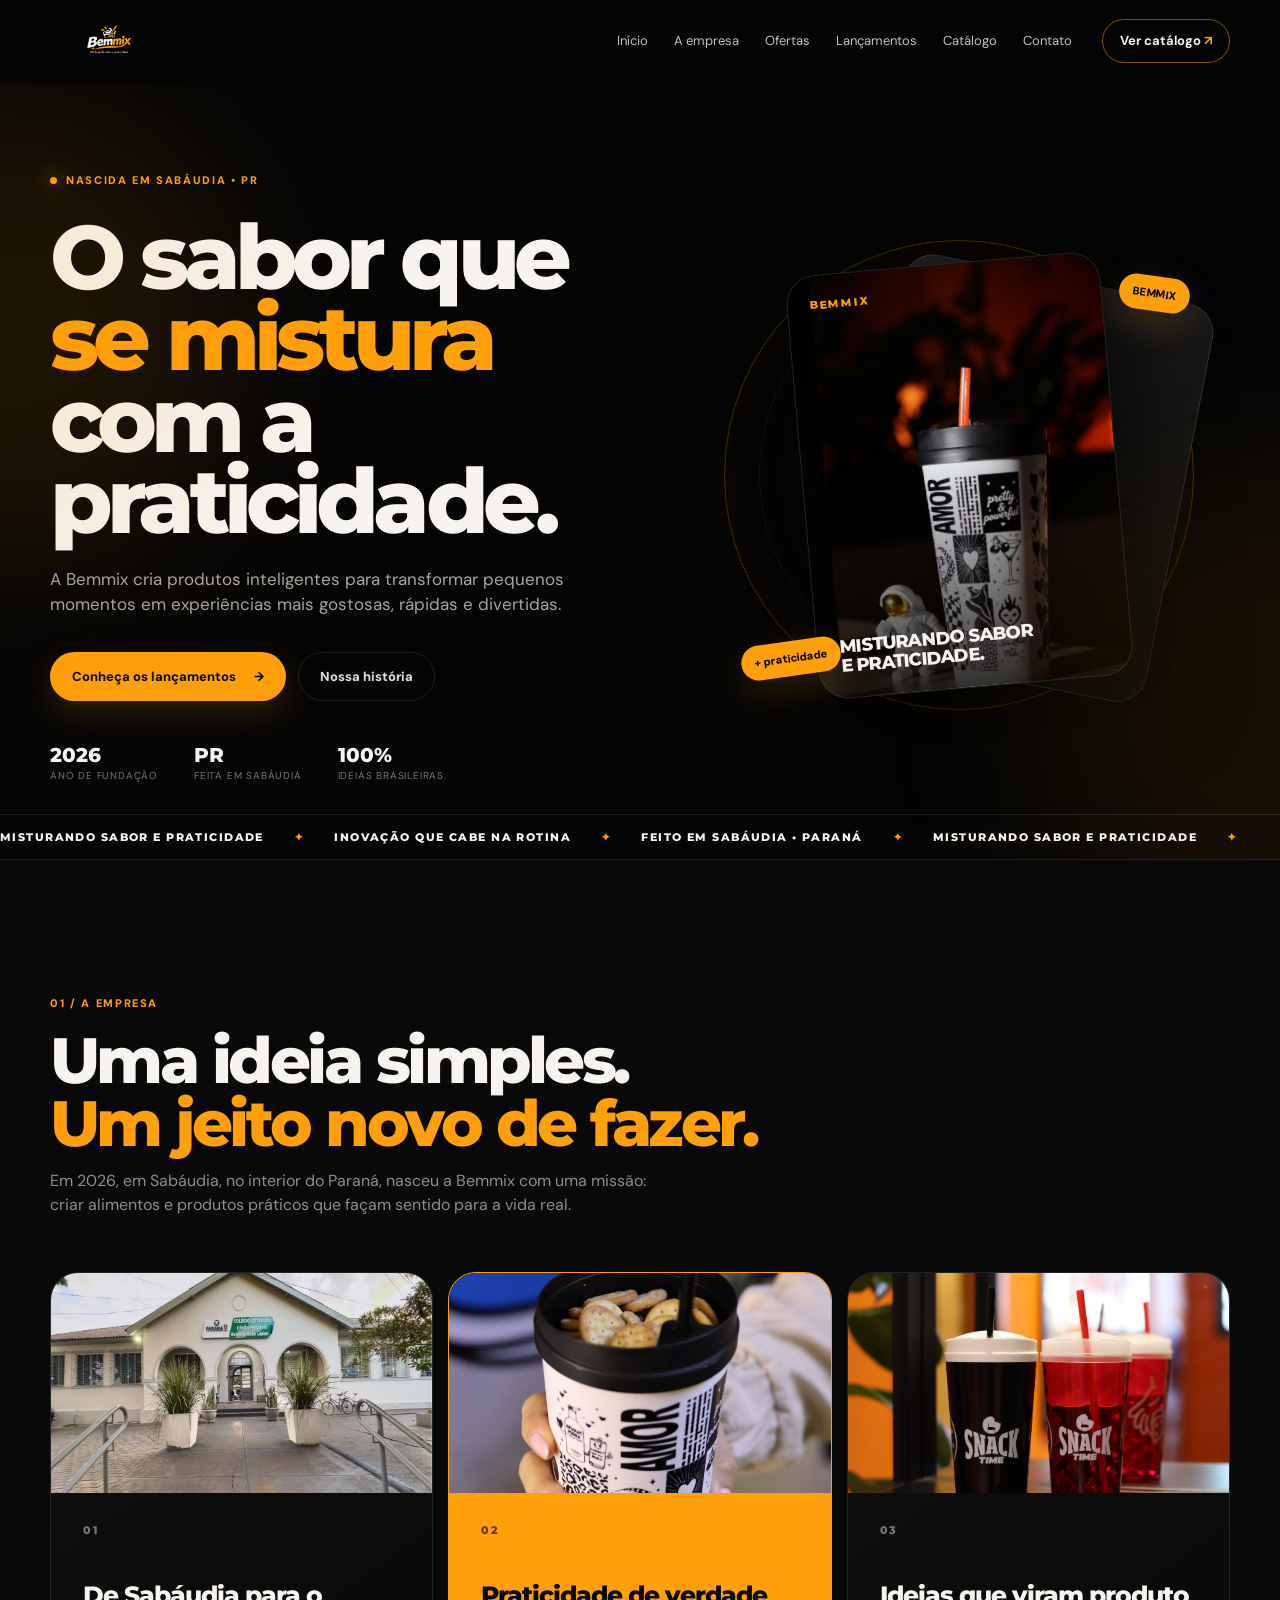
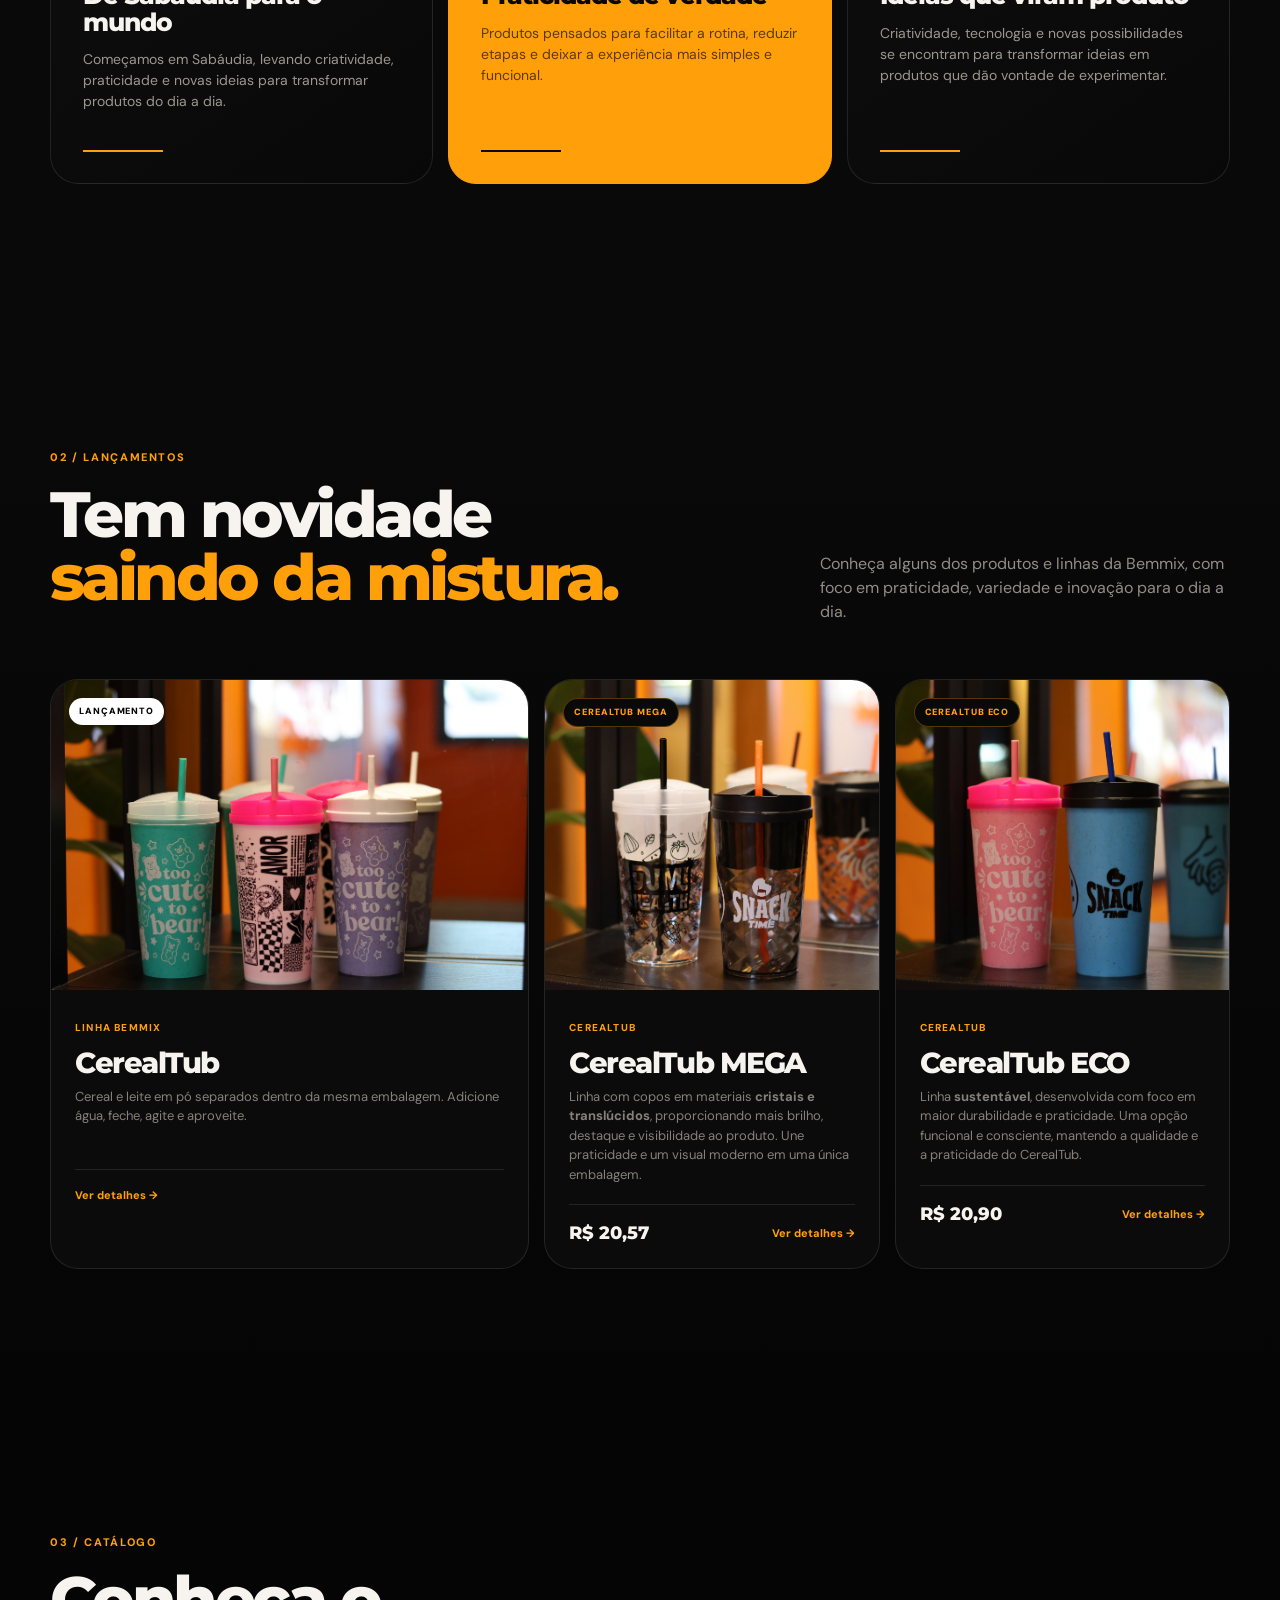
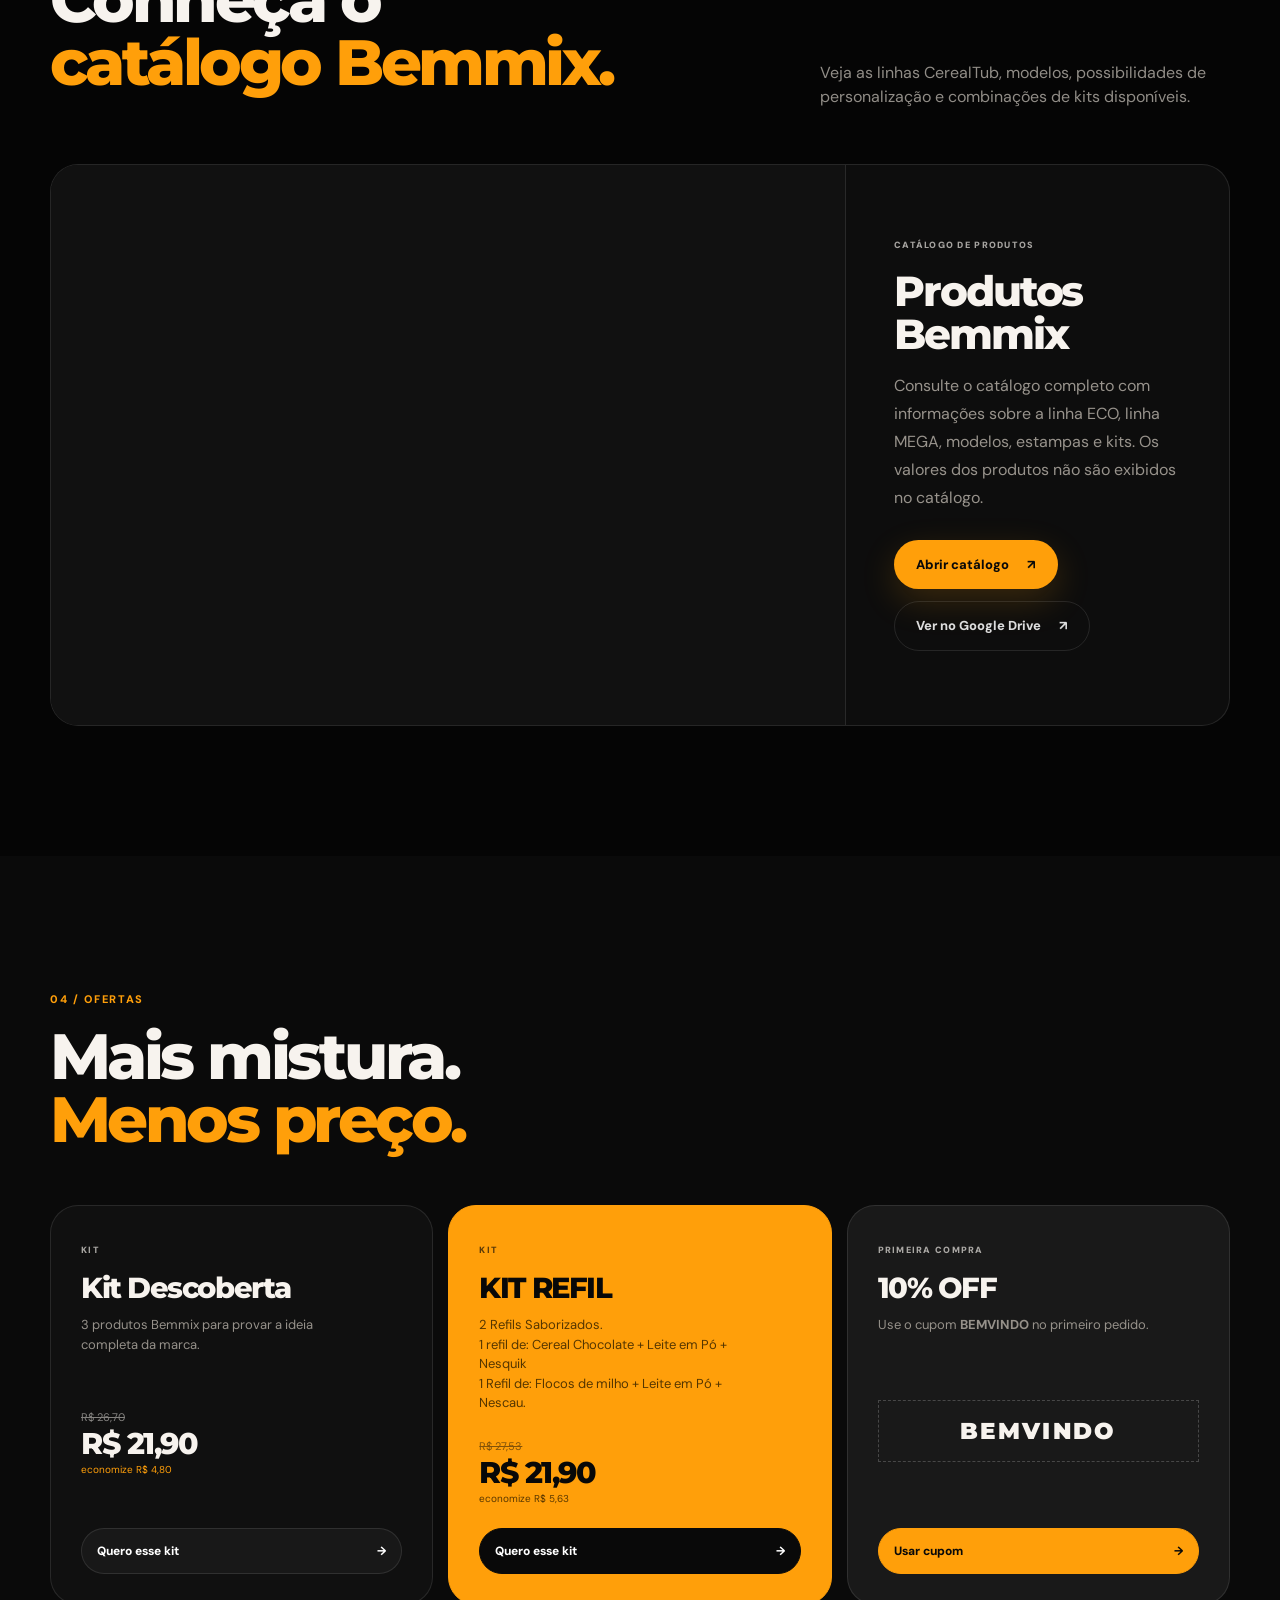
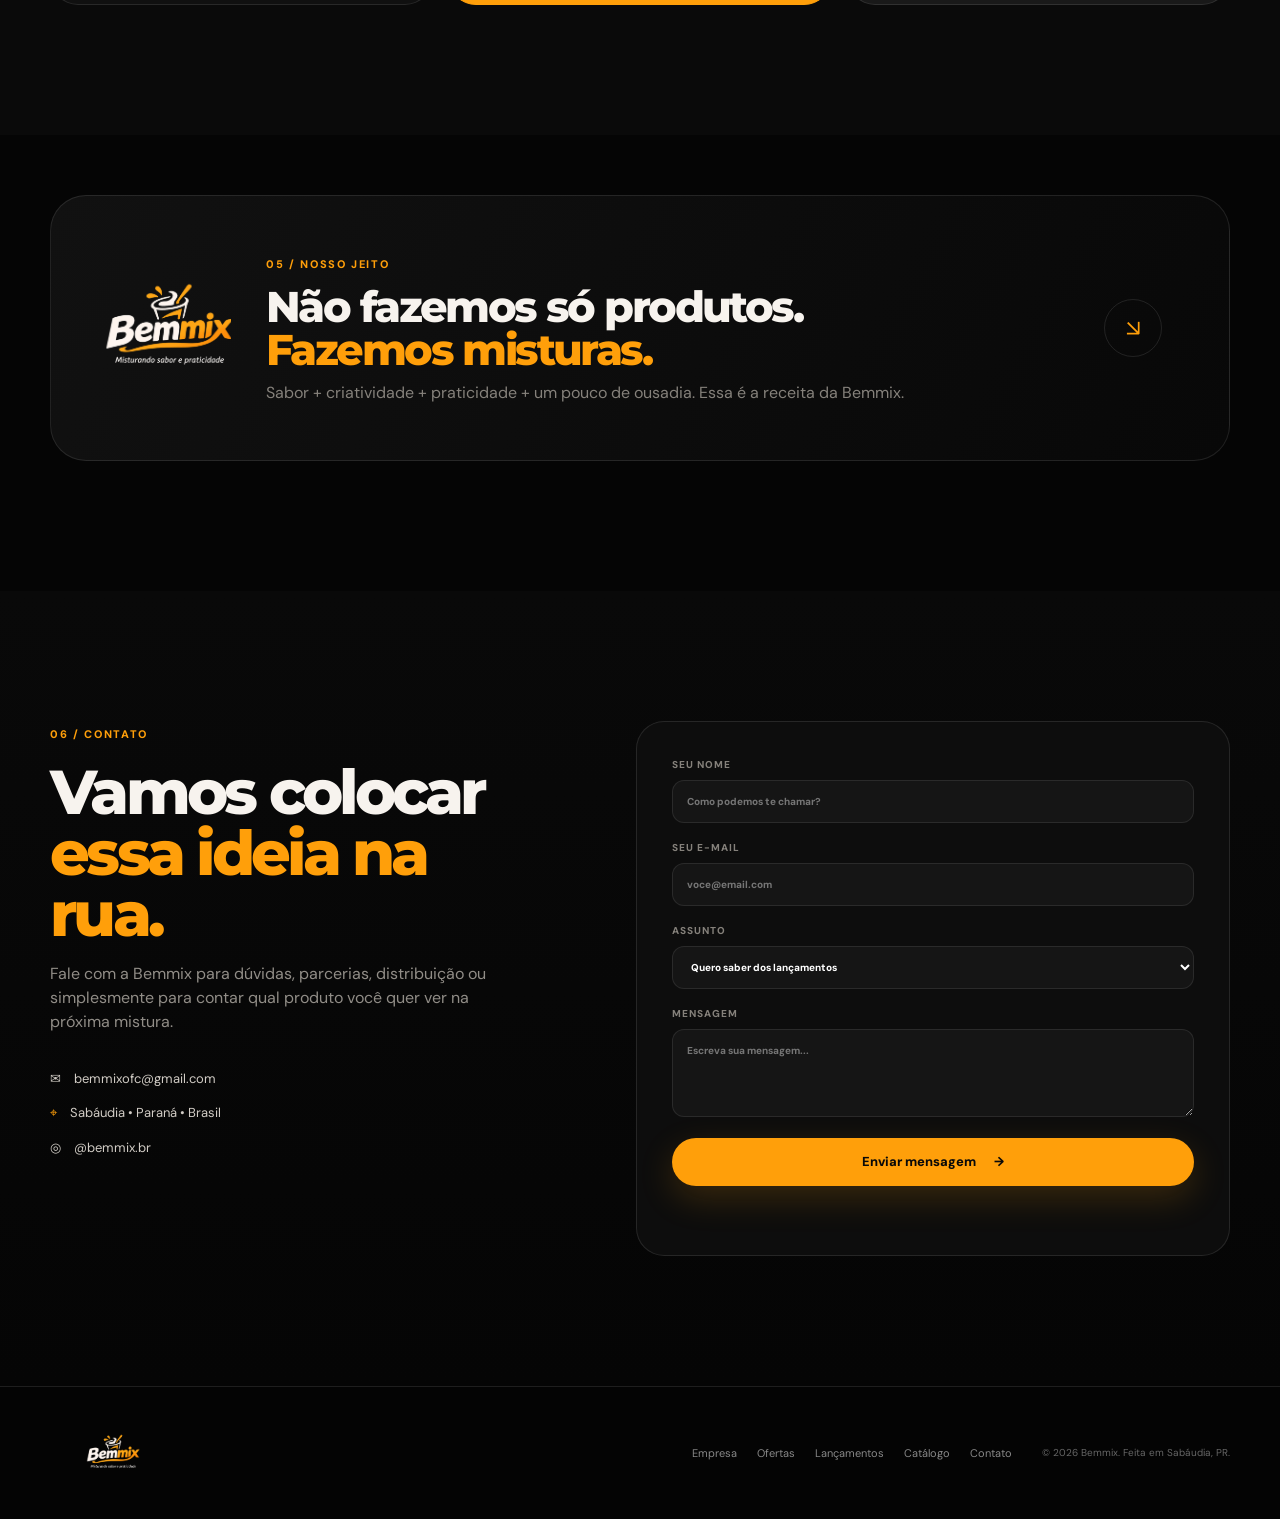
<file: index.html>
<!DOCTYPE html>
<html lang="pt-BR">
<head>
  <meta charset="UTF-8">
  <meta name="viewport" content="width=device-width, initial-scale=1.0">
  <meta name="description" content="Bemmix - Misturando sabor e praticidade. Produtos inovadores nascidos em Sabáudia, Paraná.">
  <title>Bemmix | Misturando sabor e praticidade</title>
  <link rel="preconnect" href="https://fonts.googleapis.com">
  <link rel="preconnect" href="https://fonts.gstatic.com" crossorigin>
  <link href="https://fonts.googleapis.com/css2?family=DM+Sans:wght@400;500;600;700&family=Montserrat:wght@700;800;900&display=swap" rel="stylesheet">
  <link rel="stylesheet" href="style.css">
</head>
<body>
  <header class="header" id="top">
    <div class="container nav">
      <a class="brand" href="#inicio" aria-label="Bemmix - início">
        <img class="brand-logo" src="assets/logo-bemmix.png" alt="Bemmix - Misturando sabor e praticidade">
      </a>
      <button class="menu-toggle" aria-label="Abrir menu" aria-expanded="false">
        <span></span><span></span><span></span>
      </button>
      <nav class="nav-links">
        <a href="#inicio">Início</a>
        <a href="#empresa">A empresa</a>
        <a href="#ofertas">Ofertas</a>
        <a href="#lancamentos">Lançamentos</a>
        <a href="#catalogo">Catálogo</a>
        <a href="#contato">Contato</a>
      </nav>
      <a class="nav-cta" href="#catalogo">Ver catálogo <span>↗</span></a>
    </div>
  </header>

  <main>
    <section class="hero" id="inicio">
      <div class="hero-glow glow-one"></div>
      <div class="hero-glow glow-two"></div>
      <div class="container hero-grid">
        <div class="hero-copy reveal">
          <div class="eyebrow"><span class="dot"></span> Nascida em Sabáudia • PR</div>
          <h1>O sabor que<br><em>se mistura</em><br>com a praticidade.</h1>
          <p>A Bemmix cria produtos inteligentes para transformar pequenos momentos em experiências mais gostosas, rápidas e divertidas.</p>
          <div class="hero-actions">
            <a class="btn btn-primary" href="#lancamentos">Conheça os lançamentos <span>→</span></a>
            <a class="btn btn-ghost" href="#empresa">Nossa história</a>
          </div>
          <div class="hero-stats">
            <div><strong>2026</strong><span>Ano de fundação</span></div>
            <div><strong>PR</strong><span>Feita em Sabáudia</span></div>
            <div><strong>100%</strong><span>Ideias brasileiras</span></div>
          </div>
        </div>
        <div class="hero-visual reveal">
          <div class="visual-ring"></div>
          <div class="visual-card card-back"></div>
          <div class="visual-card hero-photo-card">
            <img src="assets/hero.jpg" alt="Copo Bemmix em destaque">
            <div class="hero-photo-overlay">
              <span>BEMMIX</span>
              <strong>MISTURANDO SABOR<br>E PRATICIDADE.</strong>
            </div>
          </div>
          <div class="floating-tag tag-one">BEMMIX</div>
          <div class="floating-tag tag-two">+ praticidade</div>
        </div>
      </div>
      <div class="ticker">
        <div class="ticker-track">
          <span>MISTURANDO SABOR E PRATICIDADE</span><b>✦</b>
          <span>INOVAÇÃO QUE CABE NA ROTINA</span><b>✦</b>
          <span>FEITO EM SABÁUDIA • PARANÁ</span><b>✦</b>
          <span>MISTURANDO SABOR E PRATICIDADE</span><b>✦</b>
        </div>
      </div>
    </section>

    <section class="section company" id="empresa">
      <div class="container">
        <div class="section-heading reveal">
          <span class="section-kicker">01 / A empresa</span>
          <h2>Uma ideia simples.<br><em>Um jeito novo de fazer.</em></h2>
          <p>Em 2026, em Sabáudia, no interior do Paraná, nasceu a Bemmix com uma missão: criar alimentos e produtos práticos que façam sentido para a vida real.</p>
        </div>
        <div class="company-grid">
          <article class="story-card reveal">
            <div class="story-image"><img src="assets/empresa-sabaudia.jpg" alt="Colégio Estadual Cívico-Militar Hermínia Rolim Lupion, em Sabáudia"></div>
            <div class="story-content">
              <div class="story-number">01</div>
              <h3>De Sabáudia para o mundo</h3>
              <p>Começamos em Sabáudia, levando criatividade, praticidade e novas ideias para transformar produtos do dia a dia.</p>
              <span class="story-line"></span>
            </div>
          </article>
          <article class="story-card accent reveal">
            <div class="story-image"><img src="assets/empresa-praticidade.jpg" alt="Produto Bemmix sendo utilizado"></div>
            <div class="story-content">
              <div class="story-number">02</div>
              <h3>Praticidade de verdade</h3>
              <p>Produtos pensados para facilitar a rotina, reduzir etapas e deixar a experiência mais simples e funcional.</p>
              <span class="story-line"></span>
            </div>
          </article>
          <article class="story-card reveal">
            <div class="story-image"><img src="assets/empresa-ideias.jpg" alt="Linha de copos e produtos Bemmix"></div>
            <div class="story-content">
              <div class="story-number">03</div>
              <h3>Ideias que viram produto</h3>
              <p>Criatividade, tecnologia e novas possibilidades se encontram para transformar ideias em produtos que dão vontade de experimentar.</p>
              <span class="story-line"></span>
            </div>
          </article>
        </div>
      </div>
    </section>

    <section class="section launches" id="lancamentos">
      <div class="container">
        <div class="section-heading split reveal">
          <div>
            <span class="section-kicker">02 / Lançamentos</span>
            <h2>Tem novidade<br><em>saindo da mistura.</em></h2>
          </div>
          <p>Conheça alguns dos produtos e linhas da Bemmix, com foco em praticidade, variedade e inovação para o dia a dia.</p>
        </div>

        <div class="launch-grid">
          <article class="launch-card featured reveal" data-product="CerealTub">
            <div class="launch-image photo-launch">
              <span class="badge">LANÇAMENTO</span>
              <img src="assets/lancamento-1.jpg" alt="Copos Bemmix em diferentes cores">
            </div>
            <div class="launch-info">
              <span class="category">Linha Bemmix</span>
              <h3>CerealTub</h3>
              <p>Cereal e leite em pó separados dentro da mesma embalagem. Adicione água, feche, agite e aproveite.</p>
              <div class="card-bottom"><button class="details-btn">Ver detalhes →</button></div>
            </div>
          </article>
          <article class="launch-card reveal" data-product="CerealTubMega">
            <div class="launch-image photo-launch">
              <span class="badge dark">CEREALTUB MEGA</span>
              <img src="assets/cerealtub-mega.jpg" alt="Copo CerealTub Mega em material translúcido">
            </div>
            <div class="launch-info">
              <span class="category">CerealTub</span>
              <h3>CerealTub MEGA</h3>
              <p>Linha com copos em materiais <strong>cristais e translúcidos</strong>, proporcionando mais brilho, destaque e visibilidade ao produto. Une praticidade e um visual moderno em uma única embalagem.</p>
              <div class="card-bottom"><strong>R$ 20,57</strong><button class="details-btn">Ver detalhes →</button></div>
            </div>
          </article>
          <article class="launch-card reveal" data-product="CerealTubEco">
            <div class="launch-image photo-launch">
              <span class="badge dark">CEREALTUB ECO</span>
              <img src="assets/cerealtub-eco.jpg" alt="Copos CerealTub ECO em diferentes cores">
            </div>
            <div class="launch-info">
              <span class="category">CerealTub</span>
              <h3>CerealTub ECO</h3>
              <p>Linha <strong>sustentável</strong>, desenvolvida com foco em maior durabilidade e praticidade. Uma opção funcional e consciente, mantendo a qualidade e a praticidade do CerealTub.</p>
              <div class="card-bottom"><strong>R$ 20,90</strong><button class="details-btn">Ver detalhes →</button></div>
            </div>
          </article>
        </div>
      </div>
    </section>

    <section class="section catalog" id="catalogo">
      <div class="container">
        <div class="section-heading split reveal">
          <div>
            <span class="section-kicker">03 / Catálogo</span>
            <h2>Conheça o<br><em>catálogo Bemmix.</em></h2>
          </div>
          <p>Veja as linhas CerealTub, modelos, possibilidades de personalização e combinações de kits disponíveis.</p>
        </div>
        <div class="catalog-card reveal">
          <div class="catalog-preview">
            <iframe src="assets/catalogo-bemmix.pdf#view=FitH" title="Catálogo de produtos Bemmix"></iframe>
          </div>
          <div class="catalog-info">
            <span class="offer-tag">CATÁLOGO DE PRODUTOS</span>
            <h3>Produtos Bemmix</h3>
            <p>Consulte o catálogo completo com informações sobre a linha ECO, linha MEGA, modelos, estampas e kits. Os valores dos produtos não são exibidos no catálogo.</p>
            <div class="catalog-actions">
              <a class="btn btn-primary" href="assets/catalogo-bemmix.pdf" target="_blank" rel="noopener">Abrir catálogo <span>↗</span></a>
              <a class="btn btn-ghost" href="https://drive.google.com/file/d/1iInnofqFAgsy-F-lbc99TbspdXLIB5or/view?fbclid=PAb21jcAUddgJwZG9mAmV4dG4DYWVtAjExAHNydGMGYXBwX2lkDzU2NzA2NzM0MzM1MjQyNwABp3r_7UOLJQRbiPFLxIkuvvTwUN4tCZsZDAgCZkbwx_-lPDp07d56yfq-ZY6X_aem_cFLbqQh3naiPr8sn2JQ-Gw&utm_source=ig&utm_medium=social&utm_content=link_in_bio" target="_blank" rel="noopener">Ver no Google Drive <span>↗</span></a>
            </div>
          </div>
        </div>
      </div>
    </section>

    <section class="section offers" id="ofertas">
      <div class="container">
        <div class="section-heading reveal">
          <span class="section-kicker">04 / Ofertas</span>
          <h2>Mais mistura.<br><em>Menos preço.</em></h2>
        </div>
        <div class="offers-grid">
          <article class="offer-card reveal">
            <div><span class="offer-tag">KIT</span><h3>Kit Descoberta</h3><p>3 produtos Bemmix para provar a ideia completa da marca.</p></div>
            <div class="offer-price"><del>R$ 26,70</del><strong>R$ 21,90</strong><small>economize R$ 4,80</small></div>
            <button class="buy-btn" data-offer="Kit Descoberta">Quero esse kit <span>→</span></button>
          </article>
          <article class="offer-card orange reveal">
            <div><span class="offer-tag">KIT</span><h3>KIT REFIL</h3><p>2 Refils Saborizados.<br>1 refil de: Cereal Chocolate + Leite em Pó + Nesquik<br>1 Refil de: Flocos de milho + Leite em Pó + Nescau.</p></div>
            <div class="offer-price"><del>R$ 27,53</del><strong>R$ 21,90</strong><small>economize R$ 5,63</small></div>
            <button class="buy-btn" data-offer="KIT REFIL">Quero esse kit <span>→</span></button>
          </article>
          <article class="offer-card dark reveal">
            <div><span class="offer-tag">PRIMEIRA COMPRA</span><h3>10% OFF</h3><p>Use o cupom <b>BEMVINDO</b> no primeiro pedido.</p></div>
            <div class="coupon">BEMVINDO</div>
            <button class="buy-btn" data-offer="Cupom BEMVINDO">Usar cupom <span>→</span></button>
          </article>
        </div>
      </div>
    </section>

    <section class="section manifesto">
      <div class="container manifesto-box reveal">
        <div class="manifesto-mark"><img src="assets/logo-bemmix.png" alt="Bemmix - Misturando sabor e praticidade"></div>
        <div>
          <span class="section-kicker">05 / Nosso jeito</span>
          <h2>Não fazemos só produtos.<br><em>Fazemos misturas.</em></h2>
          <p>Sabor + criatividade + praticidade + um pouco de ousadia. Essa é a receita da Bemmix.</p>
        </div>
        <a class="round-arrow" href="#contato" aria-label="Ir para contato">↘</a>
      </div>
    </section>

    <section class="section contact" id="contato">
      <div class="container contact-grid">
        <div class="contact-copy reveal">
          <span class="section-kicker">06 / Contato</span>
          <h2>Vamos colocar<br><em>essa ideia na rua.</em></h2>
          <p>Fale com a Bemmix para dúvidas, parcerias, distribuição ou simplesmente para contar qual produto você quer ver na próxima mistura.</p>
          <div class="contact-list">
            <a href="https://mail.google.com/mail/?view=cm&fs=1&to=bemmixofc%40gmail.com" target="_blank" rel="noopener"><span>✉</span> bemmixofc@gmail.com</a>
            <span><span>⌖</span> Sabáudia • Paraná • Brasil</span>
            <a href="https://www.instagram.com/bemmix.br?utm_source=ig_web_button_share_sheet&stkn=ZDNlZDc0MzIxNw==" target="_blank" rel="noopener"><span>◎</span> @bemmix.br</a>
          </div>
        </div>
        <form class="contact-form reveal" id="contactForm" action="https://formsubmit.co/bemmixofc@gmail.com" method="POST" target="formSubmitFrame">
          <input type="hidden" name="_subject" value="Nova mensagem pelo site Bemmix">
          <input type="hidden" name="_captcha" value="false">
          <input type="hidden" name="_template" value="table">
          <label>Seu nome<input type="text" name="name" placeholder="Como podemos te chamar?" required></label>
          <label>Seu e-mail<input type="email" name="email" placeholder="voce@email.com" required></label>
          <label>Assunto<select name="subject">
            <option>Quero saber dos lançamentos</option>
            <option>Quero fazer uma parceria</option>
            <option>Quero revender Bemmix</option>
            <option>Outro assunto</option>
          </select></label>
          <label>Mensagem<textarea name="message" rows="4" placeholder="Escreva sua mensagem..." required></textarea></label>
          <button class="btn btn-primary submit" type="submit">Enviar mensagem <span>→</span></button>
          <iframe name="formSubmitFrame" class="form-submit-frame" title="Envio de mensagem" aria-hidden="true"></iframe>
          <p class="form-note" id="formNote"></p>
        </form>
      </div>
    </section>
  </main>

  <footer class="footer">
    <div class="container footer-main">
      <a href="#inicio" aria-label="Bemmix - início"><img class="footer-logo" src="assets/logo-bemmix.png" alt="Bemmix - Misturando sabor e praticidade"></a>
      <div class="footer-nav">
        <a href="#empresa">Empresa</a><a href="#ofertas">Ofertas</a><a href="#lancamentos">Lançamentos</a><a href="#catalogo">Catálogo</a><a href="#contato">Contato</a>
      </div>
      <span>© 2026 Bemmix. Feita em Sabáudia, PR.</span>
    </div>
  </footer>

  <div class="modal" id="productModal" aria-hidden="true">
    <div class="modal-box">
      <button class="modal-close" aria-label="Fechar">×</button>
      <span class="section-kicker">Detalhes do produto</span>
      <h2 id="modalTitle">CerealTub</h2>
      <p id="modalText"></p>
      <div class="modal-actions">
        <a class="btn btn-primary" href="#contato" id="modalContact">Tenho interesse →</a>
      </div>
    </div>
  </div>

  <button class="to-top" aria-label="Voltar ao topo">↑</button>
  <script src="script.js"></script>
</body>
</html>
</file>
<file: style.css>
*{box-sizing:border-box;margin:0;padding:0}
:root{
  --black:#050505;--black2:#0c0c0c;--white:#f7f3ee;--muted:#a7a29c;
  --orange:#ff9f0a;--orange2:#ffb21c;--line:rgba(255,255,255,.10);
  --max:1180px;--radius:28px;
}
html{scroll-behavior:smooth}
body{font-family:"DM Sans",sans-serif;background:var(--black);color:var(--white);line-height:1.5;overflow-x:hidden}
a{color:inherit;text-decoration:none}
button,input,textarea,select{font:inherit}
button{cursor:pointer}
.container{width:min(var(--max),calc(100% - 44px));margin:auto}
.header{position:fixed;z-index:20;top:0;left:0;width:100%;background:rgba(5,5,5,.72);backdrop-filter:blur(18px);border-bottom:1px solid transparent;transition:.3s}
.header.scrolled{border-color:var(--line)}
.nav{height:82px;display:flex;align-items:center;gap:30px}
.brand-text{font:900 23px/1 "Montserrat",sans-serif;letter-spacing:-.06em;color:var(--white);display:block}.footer-brand{color:var(--orange);font-size:25px}
.nav-links{display:flex;gap:26px;margin-left:auto}
.nav-links a{font-size:13px;color:#c7c3bd;transition:.2s}
.nav-links a:hover{color:var(--orange)}
.nav-cta{border:1px solid rgba(255,159,10,.5);padding:11px 17px;border-radius:99px;font-size:13px;font-weight:700}
.nav-cta span{color:var(--orange)}
.menu-toggle{display:none;background:none;border:0}
.menu-toggle span{display:block;width:24px;height:2px;background:white;margin:5px}
.hero{min-height:860px;position:relative;padding:150px 0 0;overflow:hidden}
.hero:before,.hero:after{content:"";position:absolute;border-radius:50%;filter:blur(80px);pointer-events:none}
.hero:before{width:460px;height:460px;background:rgba(255,159,10,.10);top:100px;left:-220px}
.hero:after{width:500px;height:500px;background:rgba(255,159,10,.07);right:-250px;bottom:-100px}
.hero-grid{display:grid;grid-template-columns:1.05fr .95fr;align-items:center;gap:40px;min-height:650px}
.eyebrow,.section-kicker{display:inline-flex;align-items:center;gap:9px;color:var(--orange);font-size:11px;font-weight:800;letter-spacing:.15em;text-transform:uppercase}
.dot{width:7px;height:7px;background:var(--orange);border-radius:50%;box-shadow:0 0 20px var(--orange)}
.hero h1{font:800 clamp(54px,7vw,91px)/.91 "Montserrat",sans-serif;letter-spacing:-.065em;margin:25px 0}
h1 em,h2 em{font-style:normal;color:var(--orange)}
.hero-copy>p{max-width:570px;color:#aaa59e;font-size:17px}
.hero-actions{display:flex;gap:12px;margin:34px 0 42px;flex-wrap:wrap}
.btn{display:inline-flex;align-items:center;justify-content:center;gap:18px;border-radius:99px;padding:14px 21px;font-size:13px;font-weight:800;transition:.25s;border:1px solid transparent}
.btn-primary{background:var(--orange);color:#090909;box-shadow:0 12px 35px rgba(255,159,10,.18)}
.btn-primary:hover{transform:translateY(-3px);box-shadow:0 17px 40px rgba(255,159,10,.28)}
.btn-ghost{border-color:var(--line);color:#ddd}
.btn-ghost:hover{border-color:rgba(255,159,10,.45)}
.hero-stats{display:flex;gap:36px}
.hero-stats div{display:grid;gap:1px}
.hero-stats strong{font:800 20px "Montserrat",sans-serif}
.hero-stats span{font-size:10px;color:#78746f;text-transform:uppercase;letter-spacing:.08em}
.hero-visual{height:570px;position:relative;display:grid;place-items:center}
.visual-ring{position:absolute;width:470px;height:470px;border:1px solid rgba(255,159,10,.25);border-radius:50%;box-shadow:inset 0 0 80px rgba(255,159,10,.04)}
.visual-ring:before{content:"";position:absolute;inset:34px;border:1px dashed rgba(255,255,255,.08);border-radius:50%}
.visual-card{position:absolute;border:1px solid rgba(255,255,255,.1);border-radius:30px}
.card-back{width:315px;height:405px;transform:rotate(11deg) translate(65px,-10px);background:linear-gradient(145deg,#202020,#0b0b0b)}
.product-preview{width:315px;height:425px;padding:23px;background:linear-gradient(145deg,#1b1b1b,#080808);box-shadow:30px 35px 80px rgba(0,0,0,.6);transform:rotate(-5deg)}
.preview-top,.preview-bottom{display:flex;justify-content:space-between;align-items:center}
.preview-top{font:800 11px "Montserrat";color:var(--orange);letter-spacing:.16em}
.preview-bottom{display:grid;justify-content:start;margin-top:18px}
.preview-bottom small{font-size:9px;color:#777}
.preview-bottom strong{font:800 19px "Montserrat";letter-spacing:-.04em}
.cup-art{height:295px;position:relative;display:grid;place-items:center}
.cup-lid{position:absolute;width:190px;height:62px;border:7px solid var(--white);border-radius:50%;top:74px;left:48px}
.cup-lid:after{content:"";position:absolute;width:160px;height:90px;border-bottom:7px solid var(--white);border-radius:50%;left:7px;top:5px}
.cup-body{position:absolute;top:106px;width:158px;height:158px;border:5px solid var(--orange);border-top:0;clip-path:polygon(5% 0,95% 0,79% 100%,21% 100%);background:linear-gradient(180deg,rgba(255,159,10,.08),rgba(255,159,10,.02));display:flex;flex-direction:column;justify-content:center;align-items:center;gap:12px}
.cup-body span{width:75px;height:5px;border-radius:99px;background:rgba(255,255,255,.18)}
.spoon{position:absolute;width:10px;height:165px;border-radius:99px;background:var(--orange);transform:rotate(28deg);top:8px;right:71px}
.spoon:before{content:"";position:absolute;width:34px;height:54px;border-radius:50%;background:var(--orange);top:-27px;left:-12px}
.splash{position:absolute;width:20px;height:45px;background:var(--orange);border-radius:50% 50% 50% 0;transform:rotate(55deg)}
.s1{top:37px;left:68px}.s2{top:18px;left:98px;transform:rotate(25deg)}.s3{top:67px;right:37px;transform:rotate(115deg)}
.floating-tag{position:absolute;background:var(--orange);color:#090909;font-weight:900;font-size:11px;border-radius:99px;padding:9px 13px;box-shadow:0 12px 35px rgba(255,159,10,.18)}
.tag-one{top:86px;right:40px;transform:rotate(8deg)}.tag-two{bottom:85px;left:52px;transform:rotate(-8deg)}
.ticker{position:absolute;bottom:0;width:100%;overflow:hidden;border-top:1px solid var(--line);border-bottom:1px solid var(--line);padding:15px 0;white-space:nowrap}
.ticker-track{display:flex;gap:30px;align-items:center;min-width:max-content;animation:marquee 28s linear infinite;font:800 11px "Montserrat";letter-spacing:.13em}
.ticker-track b{color:var(--orange)}
@keyframes marquee{to{transform:translateX(-50%)}}
.section{padding:130px 0}
.section-heading{max-width:730px;margin-bottom:55px}
.section-heading h2{font:800 clamp(39px,5vw,64px)/.98 "Montserrat";letter-spacing:-.055em;margin:15px 0}
.section-heading p{color:#918d87;max-width:620px;font-size:16px}
.company{background:#090909}
.company-grid{display:grid;grid-template-columns:repeat(3,1fr);gap:15px}
.story-card{min-height:310px;padding:32px;border:1px solid var(--line);border-radius:var(--radius);position:relative;background:linear-gradient(145deg,#101010,#080808);overflow:hidden}
.story-card.accent{background:var(--orange);color:#080808;border-color:var(--orange)}
.story-card.accent p,.story-card.accent .story-number{color:rgba(8,8,8,.66)}
.story-number{color:#777;font:800 11px "Montserrat";letter-spacing:.15em}
.story-card h3{font:800 25px/1.05 "Montserrat";letter-spacing:-.04em;margin:80px 0 14px}
.story-card p{color:#9b9790;font-size:14px}
.story-line{position:absolute;width:80px;height:2px;background:var(--orange);bottom:31px;left:32px}.accent .story-line{background:#080808}
.launches{background:linear-gradient(180deg,#090909,#050505)}
.split{display:flex;justify-content:space-between;gap:50px;align-items:end;max-width:none}.split>p{max-width:410px}
.launch-grid{display:grid;grid-template-columns:1.25fr .875fr .875fr;gap:15px}
.launch-card{border:1px solid var(--line);border-radius:var(--radius);overflow:hidden;background:#0b0b0b;transition:.3s}
.launch-card:hover{transform:translateY(-7px);border-color:rgba(255,159,10,.35)}
.launch-image{height:310px;position:relative;overflow:hidden;display:grid;place-items:center}
.launch-image.cereal{background:radial-gradient(circle at 50% 50%,#ffb42b 0,#9c5704 34%,#160d03 76%)}
.launch-image.mix{background:radial-gradient(circle,#6b3d11,#100c08 70%)}
.launch-image.choco{background:radial-gradient(circle,#7c4b25,#0e0906 68%)}
.badge{position:absolute;top:18px;left:18px;background:#fff;color:#080808;padding:7px 10px;border-radius:99px;font-size:9px;font-weight:900;letter-spacing:.1em;z-index:2}.badge.dark{background:#090909;color:var(--orange);border:1px solid rgba(255,159,10,.3)}
.mini-cup{width:185px;height:205px;background:linear-gradient(145deg,#fcf6e9,#d8d1c6);border-radius:20px 20px 28px 28px;box-shadow:20px 30px 50px rgba(0,0,0,.35);padding:17px;color:#0b0b0b;transform:rotate(-7deg);display:flex;flex-direction:column;justify-content:flex-end}
.mini-top{display:flex;justify-content:space-between;font:900 9px "Montserrat";margin-bottom:auto}.mini-divider{height:1px;background:#bbb;margin-bottom:30px}.mini-cup strong{font:900 23px "Montserrat";letter-spacing:-.06em}.mini-cup small{font-size:7px;color:#6c665f}
.orb{width:170px;height:170px;border-radius:50%;background:linear-gradient(145deg,var(--orange),#733e00);display:grid;place-items:center;box-shadow:0 25px 50px rgba(0,0,0,.4);transform:rotate(8deg);font:900 35px "Montserrat"}.orb b{position:absolute;right:15px;bottom:25px;font-size:22px}
.shake{width:125px;height:210px;border-radius:25px 25px 40px 40px;background:linear-gradient(100deg,#d2a06c,#4c2813);display:flex;align-items:center;justify-content:center;box-shadow:20px 30px 50px rgba(0,0,0,.45);transform:rotate(5deg);position:relative}.shake strong{font:900 16px "Montserrat";transform:rotate(-90deg);letter-spacing:.08em}.shake i{position:absolute;width:5px;height:30px;background:#f2d0a0;top:20px;border-radius:99px}.shake i:nth-child(1){left:40px}.shake i:nth-child(2){left:58px}.shake i:nth-child(3){left:76px}
.launch-info{padding:24px}.category{font-size:10px;color:var(--orange);text-transform:uppercase;font-weight:800;letter-spacing:.12em}.launch-info h3{font:800 29px "Montserrat";letter-spacing:-.05em;margin:7px 0}.launch-info p{color:#85817b;font-size:13px;min-height:62px}.card-bottom{display:flex;justify-content:space-between;align-items:center;margin-top:20px;padding-top:17px;border-top:1px solid var(--line)}.card-bottom strong{font:800 18px "Montserrat"}.details-btn{background:none;border:0;color:var(--orange);font-size:11px;font-weight:800}
.offers{background:#0a0a0a}
.offers-grid{display:grid;grid-template-columns:repeat(3,1fr);gap:15px}.offer-card{min-height:310px;padding:30px;border:1px solid var(--line);border-radius:var(--radius);display:flex;flex-direction:column;justify-content:space-between;background:#101010}.offer-card.orange{background:var(--orange);color:#080808;border-color:var(--orange)}.offer-card.dark{background:#191919}.offer-tag{font-size:9px;font-weight:900;letter-spacing:.14em;opacity:.65}.offer-card h3{font:800 29px "Montserrat";letter-spacing:-.05em;margin:10px 0}.offer-card p{font-size:13px;color:#96918a;max-width:290px}.orange p{color:#553600}.offer-price{display:grid;margin-top:25px}.offer-price del{font-size:11px;opacity:.5}.offer-price strong{font:800 30px "Montserrat";letter-spacing:-.05em}.offer-price small{font-size:10px;color:var(--orange)}.orange .offer-price small{color:#583700}.coupon{font:900 23px "Montserrat";letter-spacing:.1em;border:1px dashed rgba(255,255,255,.2);padding:16px;text-align:center;margin-top:20px}.buy-btn{margin-top:22px;width:100%;padding:13px 15px;border-radius:99px;border:1px solid var(--line);background:#181818;color:white;font-size:12px;font-weight:800;display:flex;justify-content:space-between}.orange .buy-btn{background:#090909;color:white;border-color:#090909}.dark .buy-btn{background:var(--orange);color:#090909;border-color:var(--orange)}
.manifesto{padding-top:60px}.manifesto-box{border:1px solid var(--line);border-radius:36px;background:linear-gradient(120deg,#111,#080808);padding:55px;display:grid;grid-template-columns:130px 1fr 70px;align-items:center;gap:30px}.manifesto-mark{width:125px;height:125px;display:flex;align-items:center;justify-content:center;overflow:hidden}.manifesto-mark img{width:150px;height:150px;object-fit:contain;display:block}.manifesto-box h2{font:800 43px/1 "Montserrat";letter-spacing:-.06em;margin:10px 0}.manifesto-box p{color:#85817b}.round-arrow{width:58px;height:58px;border:1px solid var(--line);border-radius:50%;display:grid;place-items:center;color:var(--orange);font-size:23px}
.contact{background:linear-gradient(180deg,#090909,#050505)}.contact-grid{display:grid;grid-template-columns:.9fr 1.1fr;gap:100px}.contact-copy h2{font:800 clamp(40px,5vw,62px)/.98 "Montserrat";letter-spacing:-.06em;margin:17px 0}.contact-copy>p{color:#918d87;max-width:480px}.contact-list{display:grid;gap:15px;margin-top:35px}.contact-list a,.contact-list>span{font-size:13px;color:#d1ccc5;display:flex;gap:13px;align-items:center}.contact-list a:hover{color:var(--orange)}.contact-list span span{color:var(--orange)}
.contact-form{padding:35px;border:1px solid var(--line);border-radius:var(--radius);background:#0d0d0d;display:grid;gap:17px}.contact-form label{font-size:10px;color:#85817b;text-transform:uppercase;letter-spacing:.1em;font-weight:800}.contact-form input,.contact-form textarea,.contact-form select{width:100%;margin-top:8px;background:#151515;color:white;border:1px solid rgba(255,255,255,.09);border-radius:12px;padding:13px 14px;outline:none;resize:vertical}.contact-form input:focus,.contact-form textarea:focus,.contact-form select:focus{border-color:rgba(255,159,10,.55)}.submit{width:100%;border:0}.form-note{font-size:11px;color:var(--orange);min-height:17px;text-align:center}
.footer{border-top:1px solid var(--line);padding:35px 0;background:#040404}.footer-main{display:flex;align-items:center;gap:30px}.footer-logo{width:125px;height:62px;object-fit:contain;display:block}.footer-nav{display:flex;gap:20px;margin-left:auto}.footer-nav a{font-size:11px;color:#888}.footer-main>span{font-size:10px;color:#666}
.modal{position:fixed;inset:0;background:rgba(0,0,0,.78);backdrop-filter:blur(8px);display:grid;place-items:center;padding:20px;opacity:0;pointer-events:none;transition:.25s;z-index:50}.modal.open{opacity:1;pointer-events:auto}.modal-box{width:min(560px,100%);padding:38px;border:1px solid rgba(255,159,10,.3);border-radius:28px;background:#101010;position:relative;transform:translateY(15px);transition:.25s}.modal.open .modal-box{transform:none}.modal-close{position:absolute;top:17px;right:19px;background:none;border:0;color:#aaa;font-size:27px}.modal-box h2{font:800 38px "Montserrat";letter-spacing:-.05em;margin:12px 0}.modal-box p{color:#98938c}.modal-actions{margin-top:25px}
.to-top{position:fixed;right:20px;bottom:20px;width:43px;height:43px;border:1px solid var(--line);border-radius:50%;background:#111;color:var(--orange);z-index:15;opacity:0;pointer-events:none;transition:.25s}.to-top.show{opacity:1;pointer-events:auto}
.reveal{opacity:0;transform:translateY(22px);transition:opacity .7s ease,transform .7s ease}.reveal.visible{opacity:1;transform:none}
@media(max-width:900px){.nav-links{display:none}.nav-cta{margin-left:auto}.menu-toggle{display:block;order:3}.nav.open .nav-links{display:flex;position:absolute;top:82px;left:0;width:100%;padding:22px;flex-direction:column;background:#080808;border-bottom:1px solid var(--line);margin:0}.hero-grid{grid-template-columns:1fr}.hero{min-height:auto;padding-bottom:100px}.hero-visual{height:510px}.company-grid,.offers-grid{grid-template-columns:1fr}.launch-grid{grid-template-columns:1fr 1fr}.launch-card.featured{grid-column:1/-1}.contact-grid{grid-template-columns:1fr;gap:50px}.manifesto-box{grid-template-columns:70px 1fr}.manifesto-mark{font-size:65px}.round-arrow{grid-column:2;justify-self:end}.footer-main{flex-wrap:wrap}.footer-nav{order:3;width:100%;margin-left:0}}
@media(max-width:600px){.container{width:min(var(--max),calc(100% - 28px))}.nav{height:70px}.brand-text{font-size:20px}.brand{width:108px;height:48px}.brand-logo{width:108px;height:48px}.nav-cta{display:none}.hero{padding-top:115px}.hero h1{font-size:52px}.hero-stats{gap:18px;flex-wrap:wrap}.hero-visual{height:450px;transform:scale(.88);margin:-20px -35px}.visual-ring{width:380px;height:380px}.split{display:block}.split>p{margin-top:20px}.section{padding:90px 0}.launch-grid{grid-template-columns:1fr}.launch-card.featured{grid-column:auto}.launch-image{height:280px}.manifesto-box{padding:30px;grid-template-columns:1fr}.manifesto-mark{display:none}.round-arrow{grid-column:auto}.contact-form{padding:23px}.footer-main{justify-content:center;text-align:center}.footer-nav{justify-content:center}}

.brand{display:flex;align-items:center;width:118px;height:52px;overflow:hidden}
.brand-logo{width:118px;height:52px;object-fit:contain;display:block}
.form-submit-frame{display:none;width:0;height:0;border:0;visibility:hidden}

/* Fotos reais da Bemmix */
.hero-photo-card{width:315px;height:425px;overflow:hidden;background:#0b0b0b;box-shadow:30px 35px 80px rgba(0,0,0,.6);transform:rotate(-5deg);position:relative}
.hero-photo-card img{width:100%;height:100%;object-fit:cover;object-position:center;display:block}
.hero-photo-overlay{position:absolute;inset:0;padding:22px;display:flex;flex-direction:column;justify-content:space-between;background:linear-gradient(180deg,rgba(0,0,0,.25),transparent 42%,rgba(0,0,0,.82))}
.hero-photo-overlay span{font:800 11px "Montserrat";color:var(--orange);letter-spacing:.16em}
.hero-photo-overlay strong{font:800 18px/1.05 "Montserrat";letter-spacing:-.04em}

.company-grid{align-items:stretch}
.story-card{padding:0;min-height:0;height:100%;display:grid;grid-template-rows:220px 1fr;overflow:hidden}
.story-image{width:100%;height:220px;overflow:hidden;background:#111}
.story-image img{width:100%;height:100%;display:block;object-fit:cover;object-position:center}
.story-card:nth-child(1) .story-image img{object-position:center 55%}
.story-card:nth-child(2) .story-image img{object-position:center 52%}
.story-card:nth-child(3) .story-image img{object-position:center 50%}
.story-content{padding:30px 32px 32px;position:relative;min-height:290px}
.story-card h3{margin:45px 0 14px}

.photo-launch{background:#101010!important;display:block!important}
.photo-launch img{width:100%;height:100%;display:block;object-fit:cover;object-position:center}
.launch-card.featured .photo-launch img{object-position:center 48%}
.launch-card:nth-child(2) .photo-launch img{object-position:center 52%}
.launch-card:nth-child(3) .photo-launch img{object-position:center 52%}
.launch-info p strong{color:inherit}

@media(max-width:900px){
  .story-card{grid-template-rows:200px 1fr}
  .story-image{height:200px}
}
@media(max-width:600px){
  .hero-photo-card{width:315px;height:425px}
  .story-card{grid-template-rows:190px 1fr}
  .story-image{height:190px}
  .story-content{min-height:260px}
}

/* Catálogo */
.catalog-card{display:grid;grid-template-columns:minmax(0,1.35fr) minmax(320px,.65fr);gap:0;border:1px solid var(--line);border-radius:28px;overflow:hidden;background:#0d0d0d;min-height:560px}
.catalog-preview{min-height:560px;background:#111;border-right:1px solid var(--line)}
.catalog-preview iframe{width:100%;height:100%;min-height:560px;border:0;display:block;background:#111}
.catalog-info{padding:48px;display:flex;flex-direction:column;justify-content:center}
.catalog-info h3{font:800 42px/1.02 "Montserrat";letter-spacing:-.05em;margin:18px 0 16px}
.catalog-info p{color:#98938c;line-height:1.75;max-width:470px}
.catalog-actions{display:flex;flex-wrap:wrap;gap:12px;margin-top:28px}
.catalog-actions .btn{white-space:nowrap}
@media(max-width:900px){.catalog-card{grid-template-columns:1fr}.catalog-preview{border-right:0;border-bottom:1px solid var(--line);min-height:500px}.catalog-preview iframe{min-height:500px}.catalog-info{padding:35px}}
@media(max-width:600px){.catalog-preview,.catalog-preview iframe{min-height:420px}.catalog-info{padding:26px}.catalog-info h3{font-size:34px}.catalog-actions{flex-direction:column}.catalog-actions .btn{width:100%;text-align:center}}
</file>
